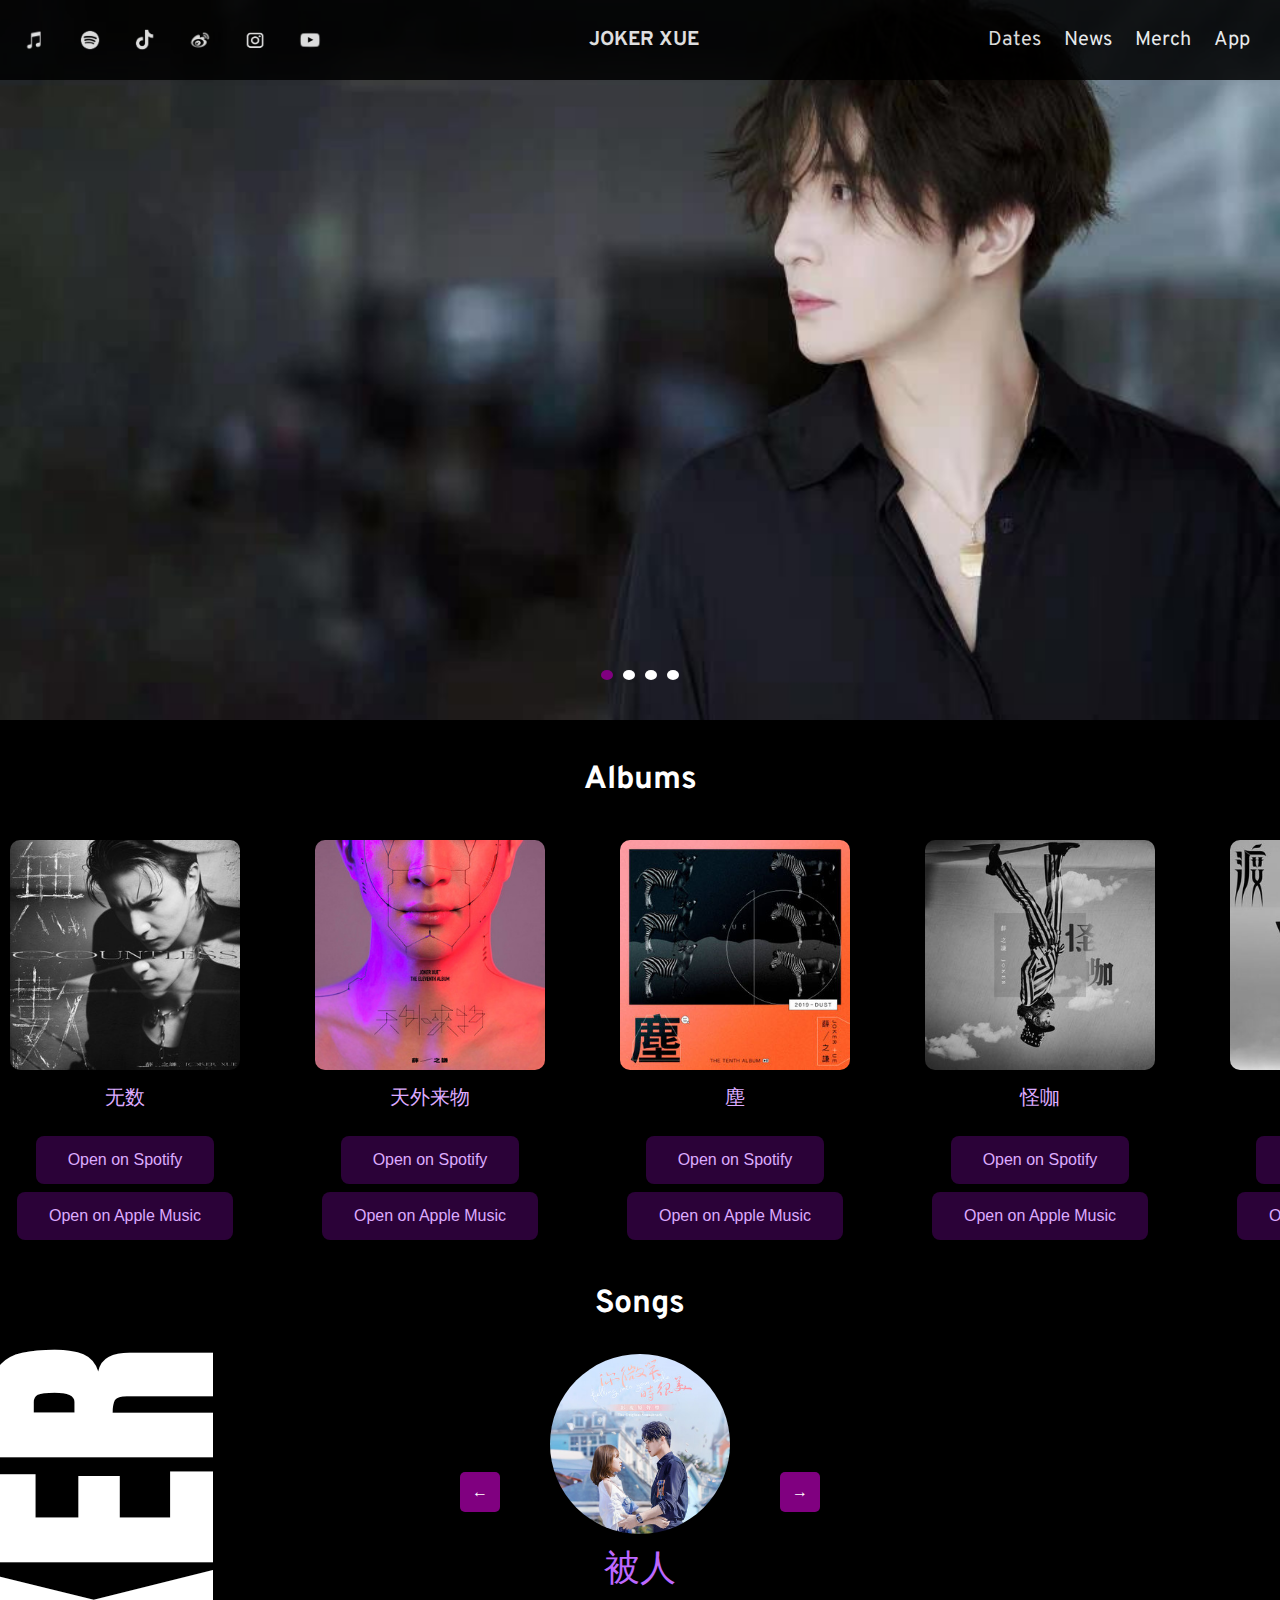
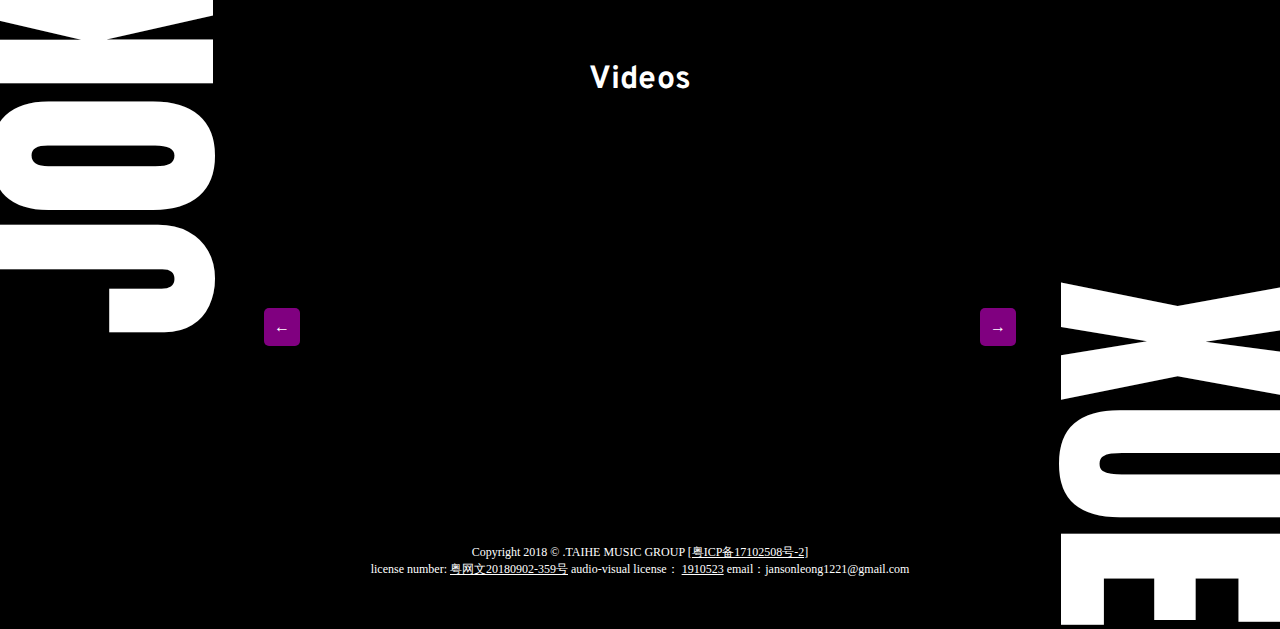
<file: index.html>
<!DOCTYPE html>
<html lang="en">
<head>
    <meta charset="UTF-8">
    <meta name="viewport" content="width=device-width, initial-scale=1.0">
    <link rel="stylesheet" href="main/style.css">
    <link rel="preconnect" href="https://fonts.googleapis.com">
    <link rel="preconnect" href="https://fonts.gstatic.com" crossorigin>
    <link href="https://fonts.googleapis.com/css2?family=Merriweather:wght@900&family=Roboto&family=Tilt+Neon&display=swap" rel="stylesheet">
    <link rel="preconnect" href="https://fonts.googleapis.com">
    <link rel="preconnect" href="https://fonts.gstatic.com" crossorigin>
    <link href="https://fonts.googleapis.com/css2?family=Anton&display=swap" rel="stylesheet">
    <link rel="preconnect" href="https://fonts.googleapis.com">
    <link rel="preconnect" href="https://fonts.gstatic.com" crossorigin>
    <link href="https://fonts.googleapis.com/css2?family=Overpass:wght@800&display=swap" rel="stylesheet">
    <link rel="stylesheet" href="https://cdnjs.cloudflare.com/ajax/libs/font-awesome/5.15.3/css/all.min.css" integrity="sha512-5qR7HAA4npJnGN8tFpBWSNRcG+8mhjRbUj1BKlE9w5Jzh5ujzAWaxlRq1fDROA/iC+30E/WUe4o7iZ7nePJNgw==" crossorigin="anonymous" />
    <script type="text/javascript" src="https://translate.google.com/translate_a/element.js?cb=googleTranslateElementInit"></script>
    <title>Joker Xue</title>
    <script src="main/script.js" defer></script>
</head>
<body>
    <mobile-nav class="mobilenav" id="mobile-nav">    
        <div class="mobile-icon" onclick="toggleMobileSidebar()">
            <img src="images/joker xue.png" alt="Mobile Icon" style="width: 24px; height: 24px;">
        </div>
    
        <div id="google_translate_element"></div>

        <div id="mobile-sidebar" style="display: none;">
            <a href="index.html">Home</a>
            <a href="dates.html">Dates</a>
            <a href="news.html">News</a>
            <a href="merch.html">Merch</a>
            <a href="#" class="app-mobile">App</a>
        </div>

        <div id="mobile-header">
            <a href="index.html" id="home-link">JOKER XUE</a>
        </div>
    </mobile-nav>
    
    <div class="background-container">
        <div class="container" id="top">
            <text>
                <div class="rotated-text">JOKER</div>
                <div class="rotated-text-2">XUE</div>
            </text>
            <header class="navbar" id="navbar">
                <nav>
                    <div class="social-media">
                        <a href="https://music.apple.com/my/artist/joker-xue/160809474" target="_blank" title="Apple Music"><img src="images/apple music.png" alt="Apple Music"></a>
                        <a href="https://open.spotify.com/artist/1cg0bYpP5e2DNG0RgK2CMN" target="_blank" title="Spotify"><img src="images/spotify.png" alt="Spotify"></a>
                        <a href="https://v.douyin.com/iRAdaQxj/ 9@7.com 11/08" target="_blank" title="DouYin"><img src="images/tiktok.png" alt="TikTok"></a>
                        <a href="https://weibo.com/u/1239246050" target="_blank" title="Weibo"><img src="images/weibo.png" alt="Weibo"></a>
                        <a href="https://instagram.com/xuezhiqian?igshid=OGQ5ZDc2ODk2ZA==" target="_blank" title="Instagram"><img src="images/insta.png" alt="Instagram"></a>
                        <a href="https://www.youtube.com/channel/UCrLF3ndpdxlHgtrjoDkK6lw" target="_blank" title="YouTube"><img src="images/yt.png" alt="YouTube"></a>
                    </div>
                </nav>
                <nav>
                    <ul>
                        <li><h3><a href="index.html">JOKER XUE</a></h3></li>
                    </ul>
                </nav>
                <nav>
                    <ul>
                        <li><a href="dates.html">Dates</a></li>
                        <li><a href="news.html">News</a></li>
                        <li><a href="merch.html">Merch</a></li>
                        <li><a href="#" onclick="openPopup()">App</a></li>
                        
                    </ul>
                </nav>
            </header>
            <div class="hero-section" id="heroSection">
                <div class="hero-image-1">
                    <img class="hero-image" src="images/xzq(1).jpeg" alt="Hero Image 1">
                </div>  
                <div class="image-buttons">
                    <button class="image-button" onclick="changeImage(0)"></button>
                    <button class="image-button" onclick="changeImage(1)"></button>
                    <button class="image-button" onclick="changeImage(2)"></button>
                    <button class="image-button" onclick="changeImage(3)"></button>
                </div>
            </div>
            <main>
                <section>
                    <h6>Albums</h6>
                    <div class="song-wrapper">
                        <div class="song-container">
                            <div class="song">
                                <div class="song-content">
                                    <img src="images/album1.jpeg" alt="Song 1">
                                    <p class="song-title">无数</p>
                                    <button class="play-button" onclick="playOnPlatform('https://open.spotify.com/album/5iKJwAiDKFl0IPM4kQ55XX')">Open on Spotify</button>
                                    <button class="play-button" onclick="playOnPlatform('https://music.apple.com/my/album/%E7%84%A1%E6%95%B8/1645518616')">Open on Apple Music</button>
                                
                                </div>
                            </div>
                        
                            <div class="song">
                                <div class="song-content">
                                    <img src="images/album2.jpeg" alt="Song 1">
                                    <p class="song-title">天外来物</p>
                                    <button class="play-button" onclick="playOnPlatform('https://open.spotify.com/album/6IfVnXZCdRH3cp2bKOJbXn')">Open on Spotify</button>
                                    <button class="play-button" onclick="playOnPlatform('https://music.apple.com/my/album/%E5%A4%A9%E5%A4%96%E4%BE%86%E7%89%A9/1546954603')">Open on Apple Music</button>
                                
                                </div>
                            </div>
                        
                            <div class="song">
                                <div class="song-content">
                                    <img src="images/album3.jpeg" alt="Song 1">
                                    <p class="song-title">塵</p>
                                    <button class="play-button" onclick="playOnPlatform('https://open.spotify.com/album/0m6CjTolvhN5IJKL4O6yAQ')">Open on Spotify</button>
                                    <button class="play-button" onclick="playOnPlatform('https://music.apple.com/my/album/%E5%A1%B5/1492989585')">Open on Apple Music</button>
                                
                                </div>
                            </div>
                        
                            <div class="song">
                                <div class="song-content">
                                    <img src="images/album4.jpeg" alt="Song 1">
                                    <p class="song-title">怪咖</p>
                                    <button class="play-button" onclick="playOnPlatform('https://open.spotify.com/album/0wt7vfE7K0C6rymlxXHCvt')">Open on Spotify</button>
                                    <button class="play-button" onclick="playOnPlatform('https://music.apple.com/my/album/%E6%80%AA%E5%92%96/1595748795')">Open on Apple Music</button>
                                
                                </div>
                            </div>
                        
                            <div class="song">
                                <div class="song-content">
                                    <img src="images/album5.jpeg" alt="Song 1">
                                    <p class="song-title">渡</p>
                                    <button class="play-button" onclick="playOnPlatform('https://open.spotify.com/album/7nD96CUbgCyzRHxbftQhpK')">Open on Spotify</button>
                                    <button class="play-button" onclick="playOnPlatform('https://music.apple.com/my/album/%E6%B8%A1/1317208440')">Open on Apple Music</button>
                                
                                </div>
                            </div>

                            <div class="song">
                                <div class="song-content">
                                    <img src="images/album6.jpeg" alt="Song 1">
                                    <p class="song-title">初学者</p>
                                    <button class="play-button" onclick="playOnPlatform('https://open.spotify.com/album/4IlbFUwa4Fd5laEAD3H6lQ')">Open on Spotify</button>
                                    <button class="play-button" onclick="playOnPlatform('https://music.apple.com/my/album/%E5%88%9D%E5%AD%B8%E8%80%85/1132054826')">Open on Apple Music</button>

                                </div>
                            </div>

                            <div class="song">
                                <div class="song-content">
                                    <img src="images/album7.jpeg" alt="Song 1">
                                    <p class="song-title">意外</p>
                                    <button class="play-button" onclick="playOnPlatform('https://open.spotify.com/album/2C7iPovSAu3Y34kNis6vvj')">Open on Spotify</button>
                                    <button class="play-button" onclick="playOnPlatform('https://music.apple.com/my/album/%E6%84%8F%E5%A4%96/921934440')">Open on Apple Music</button>

                                </div>
                            </div>

                            <div class="song">
                                <div class="song-content">
                                    <img src="images/album8.jpeg" alt="Song 1">
                                    <p class="song-title">你过得好吗</p>
                                    <button class="play-button" onclick="playOnPlatform('https://open.spotify.com/album/5l9taAMjee4maqOP68vqPN')">Open on Spotify</button>
                                    <button class="play-button" onclick="playOnPlatform('https://music.apple.com/my/album/%E4%BD%A0%E9%81%8E%E5%BE%97%E5%A5%BD%E5%97%8E/1613909886')">Open on Apple Music</button>

                                </div>
                            </div>
                        </div>
                    </div>

                </section>

                <h6>Songs</h6>
                <section class="songs-section">
                    <div class="song-players">
                        <button onclick="changeSong(-1)">←</button>
                        <div class="song-player" onclick="toggleAudio('audio1')">
                            <img src="images/BeiRen.jpeg" alt="Song Image" id="image1">
                            <p class="song-title">被人</p>
                            <audio id="audio1" preload="none">
                                <source src="songs/BeiRen.mp3" type="audio/mp3">
                                Your browser does not support the audio tag.
                            </audio>
                        </div>
                        <div class="song-player" onclick="toggleAudio('audio2')">
                            <img src="images/ChongBai.jpeg" alt="Song Image" id="image2">
                            <p class="song-title">崇拜</p>
                            <audio id="audio2" preload="none">
                                <source src="songs/ChongBai.mp3" type="audio/mp3">
                                Your browser does not support the audio tag.
                            </audio>
                        </div>
                        <div class="song-player" onclick="toggleAudio('audio3')">
                            <img src="images/QiShi.jpeg" alt="Song Image" id="image3">
                            <p class="song-title">其实</p>
                            <audio id="audio3" preload="none">
                                <source src="songs/qishi.mp3" type="audio/mp3">
                                Your browser does not support the audio tag.
                            </audio>
                        </div>
                        <div class="song-player" onclick="toggleAudio('audio4')">
                            <img src="images/YanYuan.jpeg" alt="Song Image" id="image4">
                            <p class="song-title">演员</p>
                            <audio id="audio4" preload="none">
                                <source src="songs/YanYuan.mp3" type="audio/mp3">
                                Your browser does not support the audio tag.
                            </audio>
                        </div>
                        <div class="song-player" onclick="toggleAudio('audio5')">
                            <img src="images/念（song）.jpeg" alt="Song Image" id="image5">
                            <p class="song-title">念</p>
                            <audio id="audio5" preload="none">
                                <source src="songs/Nian.mp3" type="audio/mp3">
                                Your browser does not support the audio tag.
                            </audio>
                        </div>
                        <div class="song-player" onclick="toggleAudio('audio6')">
                            <img src="images/AiMei.jpeg" alt="Song Image" id="image6">
                            <p class="song-title">暧昧</p>
                            <audio id="audio6" preload="none">
                                <source src="songs/AiMei.mp3" type="audio/mp3">
                                Your browser does not support the audio tag.
                            </audio>
                        </div>
                        <button onclick="changeSong(1)">→</button>
                    </div>
                </section>

                <section>
                    <h6>Videos</h6>
                    <div class="video-container">
                        <button class="nav-button" onclick="changeVideo(-1)">←</button>
                        <div class="video">
                            <div class="video-content">
                                <iframe id="videoFrame" width="1424" height="610" src="https://www.youtube.com/embed/iQhKe0q7nqs" title="Video 1" frameborder="0" allow="accelerometer; autoplay; clipboard-write; encrypted-media; gyroscope; picture-in-picture; web-share" allowfullscreen></iframe>
                            </div>
                        </div>
                        <button class="nav-button" onclick="changeVideo(1)">→</button>
                    </div>
                </section>
            </main>
            <footer>
                Copyright 2018 © .TAIHE MUSIC GROUP
                <a href="https://www.beianc.com/licence/10001263630.html">[粤ICP备17102508号-2]</a><br>
                license number:
                <a href="http://www.taihe.com/doc/culture_license">粤网文20180902-359号</a>
                audio-visual license：
                <a href="http://www.taihe.com/license.html">1910523</a>
                email：jansonleong1221@gmail.com
            </footer>
        </div>
    </div>


    <div id="appPopup" class="popup-container">
        <div class="popup-content">

            <span class="close-button" onclick="closePopup()">&times;</span>
            <h2>Joker Xue App</h2>
            <p>Scan the QR codes below with your mobile phone to download:</p>
            <div class="store-container">
                <div class="store">
                    <p>App Store</p>
                    <img src="images/QR Apple.png" alt="App Store QR Code">
                </div>
                
                <div class="store">
                    <p>Android</p>
                    <img src="images/QR Playstore.png" alt="Play Store QR Code">
                </div>
            </div>
        </div>
    </div>
    
    
</body>
</html>
</file>
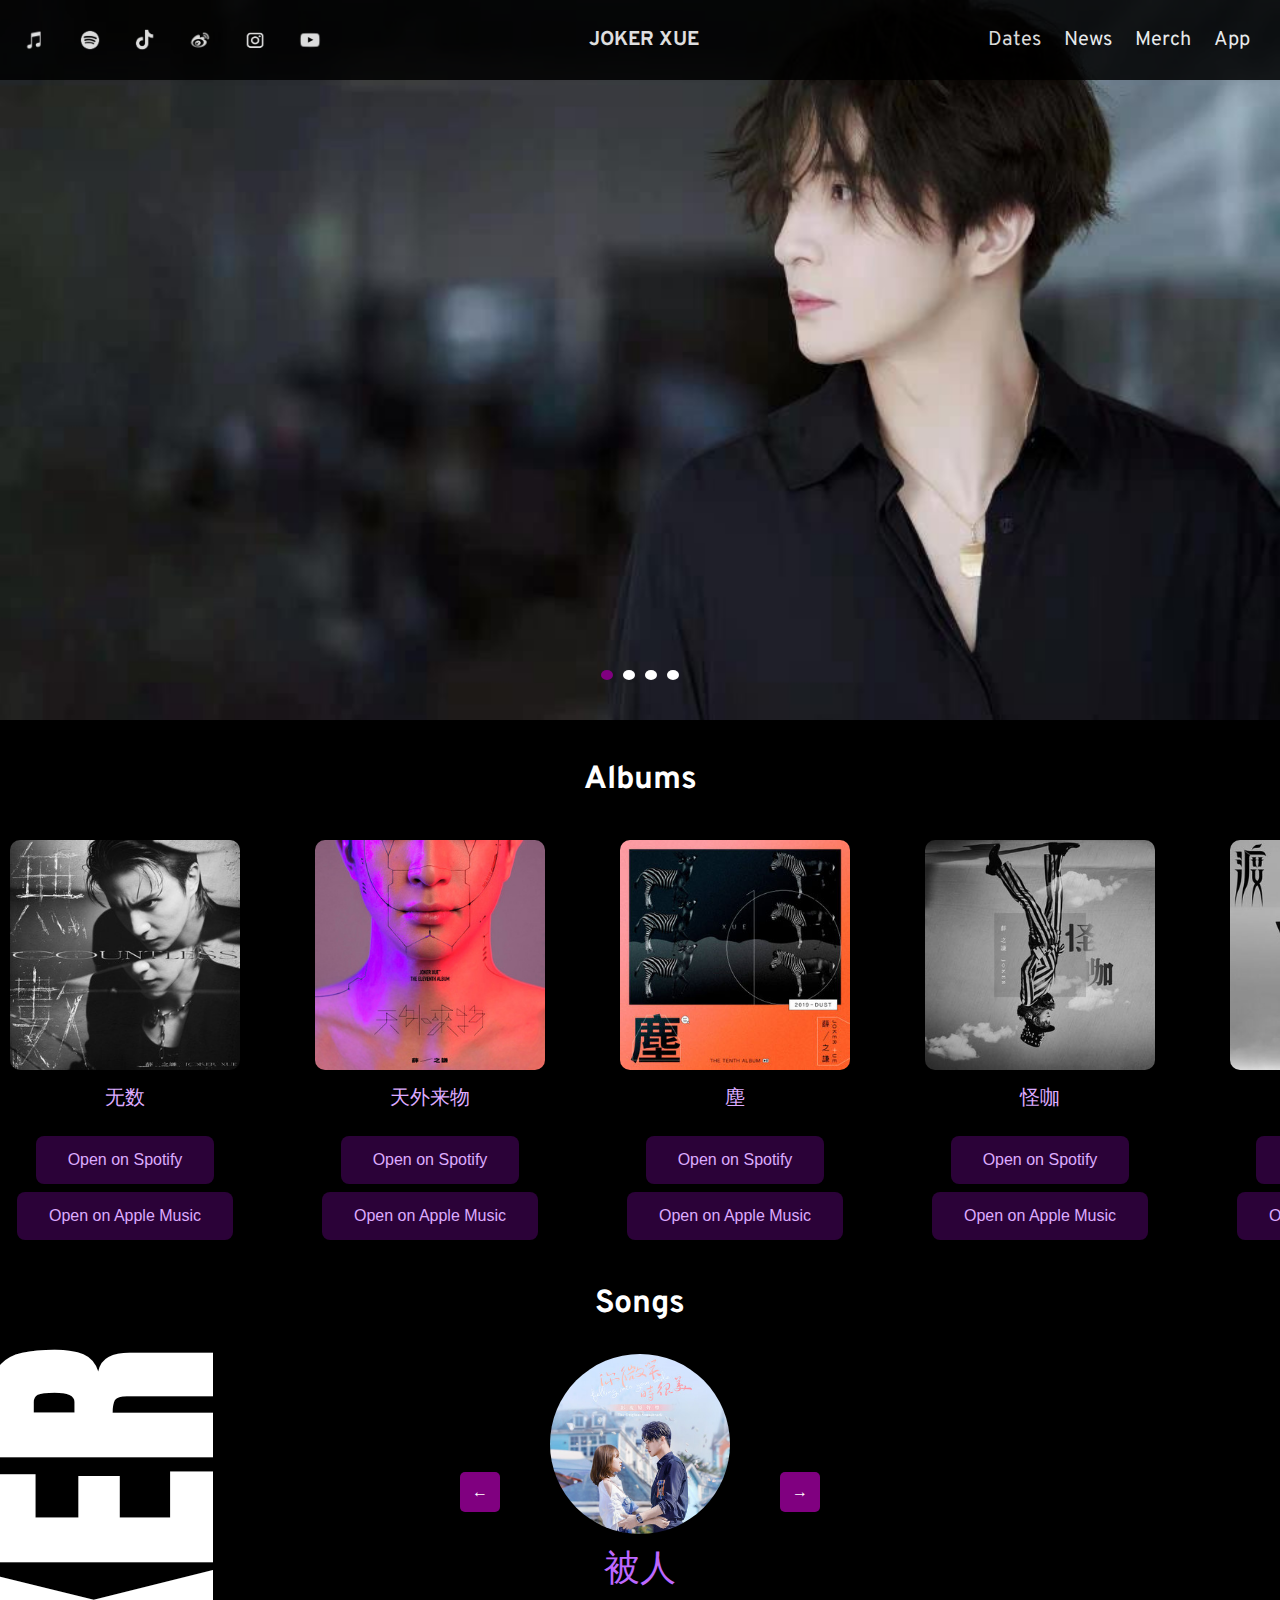
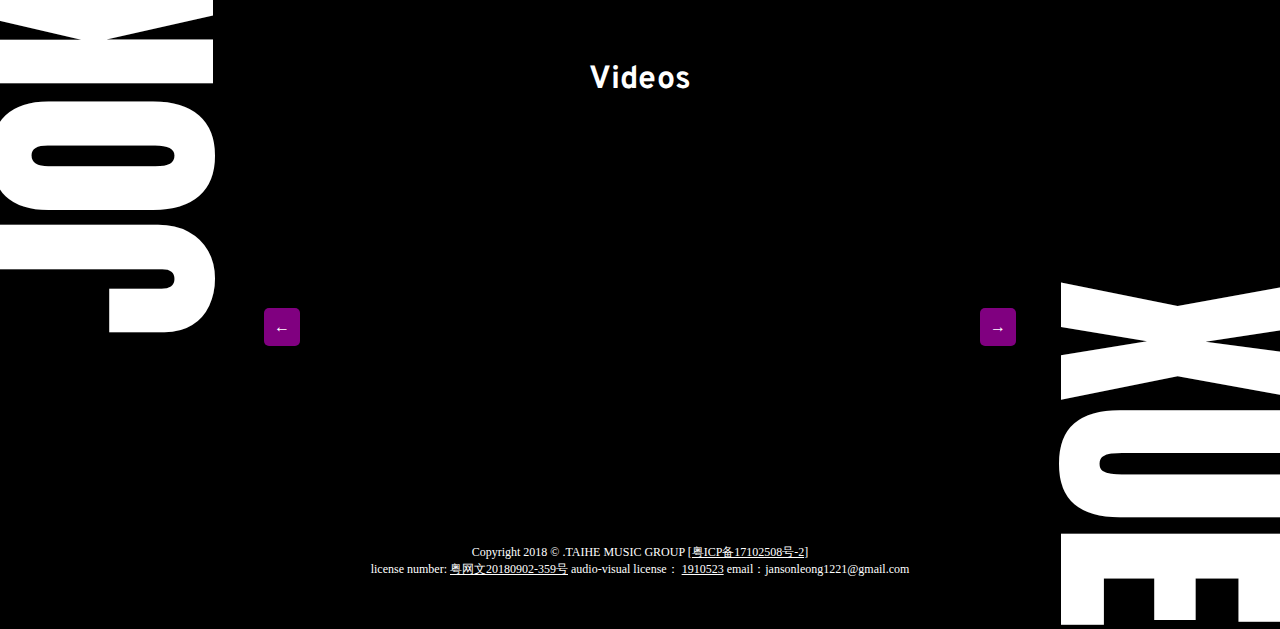
<file: main/index.html>
<!DOCTYPE html>
<html lang="en">
<head>
    <meta charset="UTF-8">
    <meta name="viewport" content="width=device-width, initial-scale=1.0">
    <link rel="stylesheet" href="style.css">
    <link rel="preconnect" href="https://fonts.googleapis.com">
    <link rel="preconnect" href="https://fonts.gstatic.com" crossorigin>
    <link href="https://fonts.googleapis.com/css2?family=Merriweather:wght@900&family=Roboto&family=Tilt+Neon&display=swap" rel="stylesheet">
    <link rel="preconnect" href="https://fonts.googleapis.com">
    <link rel="preconnect" href="https://fonts.gstatic.com" crossorigin>
    <link href="https://fonts.googleapis.com/css2?family=Anton&display=swap" rel="stylesheet">
    <link rel="preconnect" href="https://fonts.googleapis.com">
    <link rel="preconnect" href="https://fonts.gstatic.com" crossorigin>
    <link href="https://fonts.googleapis.com/css2?family=Overpass:wght@800&display=swap" rel="stylesheet">
    <link rel="stylesheet" href="https://cdnjs.cloudflare.com/ajax/libs/font-awesome/5.15.3/css/all.min.css" integrity="sha512-5qR7HAA4npJnGN8tFpBWSNRcG+8mhjRbUj1BKlE9w5Jzh5ujzAWaxlRq1fDROA/iC+30E/WUe4o7iZ7nePJNgw==" crossorigin="anonymous" />
    <script type="text/javascript" src="https://translate.google.com/translate_a/element.js?cb=googleTranslateElementInit"></script>
    <title>Joker Xue</title>
    <script src="script.js" defer></script>
</head>
<body>
    <mobile-nav class="mobilenav" id="mobile-nav">    
        <div class="mobile-icon" onclick="toggleMobileSidebar()">
            <img src="images/joker xue.png" alt="Mobile Icon" style="width: 24px; height: 24px;">
        </div>
    
        <div id="google_translate_element"></div>

        <div id="mobile-sidebar" style="display: none;">
            <a href="index.html">Home</a>
            <a href="dates.html">Dates</a>
            <a href="news.html">News</a>
            <a href="merch.html">Merch</a>
            <a href="#" class="app-mobile">App</a>
        </div>

        <div id="mobile-header">
            <a href="index.html" id="home-link">JOKER XUE</a>
        </div>
    </mobile-nav>
    
    <div class="background-container">
        <div class="container" id="top">
            <text>
                <div class="rotated-text">JOKER</div>
                <div class="rotated-text-2">XUE</div>
            </text>
            <header class="navbar" id="navbar">
                <nav>
                    <div class="social-media">
                        <a href="https://music.apple.com/my/artist/joker-xue/160809474" target="_blank" title="Apple Music"><img src="images/apple music.png" alt="Apple Music"></a>
                        <a href="https://open.spotify.com/artist/1cg0bYpP5e2DNG0RgK2CMN" target="_blank" title="Spotify"><img src="images/spotify.png" alt="Spotify"></a>
                        <a href="https://v.douyin.com/iRAdaQxj/ 9@7.com 11/08" target="_blank" title="DouYin"><img src="images/tiktok.png" alt="TikTok"></a>
                        <a href="https://weibo.com/u/1239246050" target="_blank" title="Weibo"><img src="images/weibo.png" alt="Weibo"></a>
                        <a href="https://instagram.com/xuezhiqian?igshid=OGQ5ZDc2ODk2ZA==" target="_blank" title="Instagram"><img src="images/insta.png" alt="Instagram"></a>
                        <a href="https://www.youtube.com/channel/UCrLF3ndpdxlHgtrjoDkK6lw" target="_blank" title="YouTube"><img src="images/yt.png" alt="YouTube"></a>
                    </div>
                </nav>
                <nav>
                    <ul>
                        <li><h3><a href="index.html">JOKER XUE</a></h3></li>
                    </ul>
                </nav>
                <nav>
                    <ul>
                        <li><a href="dates.html">Dates</a></li>
                        <li><a href="news.html">News</a></li>
                        <li><a href="merch.html">Merch</a></li>
                        <li><a href="#" onclick="openPopup()">App</a></li>
                        
                    </ul>
                </nav>
            </header>
            <div class="hero-section" id="heroSection">
                <div class="hero-image-1">
                    <img class="hero-image" src="images/xzq(1).jpeg" alt="Hero Image 1">
                </div>  
                <div class="image-buttons">
                    <button class="image-button" onclick="changeImage(0)"></button>
                    <button class="image-button" onclick="changeImage(1)"></button>
                    <button class="image-button" onclick="changeImage(2)"></button>
                    <button class="image-button" onclick="changeImage(3)"></button>
                </div>
            </div>
            <main>
                <section>
                    <h6>Albums</h6>
                    <div class="song-wrapper">
                        <div class="song-container">
                            <div class="song">
                                <div class="song-content">
                                    <img src="images/album1.jpeg" alt="Song 1">
                                    <p class="song-title">无数</p>
                                    <button class="play-button" onclick="playOnPlatform('https://open.spotify.com/album/5iKJwAiDKFl0IPM4kQ55XX')">Open on Spotify</button>
                                    <button class="play-button" onclick="playOnPlatform('https://music.apple.com/my/album/%E7%84%A1%E6%95%B8/1645518616')">Open on Apple Music</button>
                                
                                </div>
                            </div>
                        
                            <div class="song">
                                <div class="song-content">
                                    <img src="images/album2.jpeg" alt="Song 1">
                                    <p class="song-title">天外来物</p>
                                    <button class="play-button" onclick="playOnPlatform('https://open.spotify.com/album/6IfVnXZCdRH3cp2bKOJbXn')">Open on Spotify</button>
                                    <button class="play-button" onclick="playOnPlatform('https://music.apple.com/my/album/%E5%A4%A9%E5%A4%96%E4%BE%86%E7%89%A9/1546954603')">Open on Apple Music</button>
                                
                                </div>
                            </div>
                        
                            <div class="song">
                                <div class="song-content">
                                    <img src="images/album3.jpeg" alt="Song 1">
                                    <p class="song-title">塵</p>
                                    <button class="play-button" onclick="playOnPlatform('https://open.spotify.com/album/0m6CjTolvhN5IJKL4O6yAQ')">Open on Spotify</button>
                                    <button class="play-button" onclick="playOnPlatform('https://music.apple.com/my/album/%E5%A1%B5/1492989585')">Open on Apple Music</button>
                                
                                </div>
                            </div>
                        
                            <div class="song">
                                <div class="song-content">
                                    <img src="images/album4.jpeg" alt="Song 1">
                                    <p class="song-title">怪咖</p>
                                    <button class="play-button" onclick="playOnPlatform('https://open.spotify.com/album/0wt7vfE7K0C6rymlxXHCvt')">Open on Spotify</button>
                                    <button class="play-button" onclick="playOnPlatform('https://music.apple.com/my/album/%E6%80%AA%E5%92%96/1595748795')">Open on Apple Music</button>
                                
                                </div>
                            </div>
                        
                            <div class="song">
                                <div class="song-content">
                                    <img src="images/album5.jpeg" alt="Song 1">
                                    <p class="song-title">渡</p>
                                    <button class="play-button" onclick="playOnPlatform('https://open.spotify.com/album/7nD96CUbgCyzRHxbftQhpK')">Open on Spotify</button>
                                    <button class="play-button" onclick="playOnPlatform('https://music.apple.com/my/album/%E6%B8%A1/1317208440')">Open on Apple Music</button>
                                
                                </div>
                            </div>

                            <div class="song">
                                <div class="song-content">
                                    <img src="images/album6.jpeg" alt="Song 1">
                                    <p class="song-title">初学者</p>
                                    <button class="play-button" onclick="playOnPlatform('https://open.spotify.com/album/4IlbFUwa4Fd5laEAD3H6lQ')">Open on Spotify</button>
                                    <button class="play-button" onclick="playOnPlatform('https://music.apple.com/my/album/%E5%88%9D%E5%AD%B8%E8%80%85/1132054826')">Open on Apple Music</button>

                                </div>
                            </div>

                            <div class="song">
                                <div class="song-content">
                                    <img src="images/album7.jpeg" alt="Song 1">
                                    <p class="song-title">意外</p>
                                    <button class="play-button" onclick="playOnPlatform('https://open.spotify.com/album/2C7iPovSAu3Y34kNis6vvj')">Open on Spotify</button>
                                    <button class="play-button" onclick="playOnPlatform('https://music.apple.com/my/album/%E6%84%8F%E5%A4%96/921934440')">Open on Apple Music</button>

                                </div>
                            </div>

                            <div class="song">
                                <div class="song-content">
                                    <img src="images/album8.jpeg" alt="Song 1">
                                    <p class="song-title">你过得好吗</p>
                                    <button class="play-button" onclick="playOnPlatform('https://open.spotify.com/album/5l9taAMjee4maqOP68vqPN')">Open on Spotify</button>
                                    <button class="play-button" onclick="playOnPlatform('https://music.apple.com/my/album/%E4%BD%A0%E9%81%8E%E5%BE%97%E5%A5%BD%E5%97%8E/1613909886')">Open on Apple Music</button>

                                </div>
                            </div>
                        </div>
                    </div>

                </section>

                <h6>Songs</h6>
                <section class="songs-section">
                    <div class="song-players">
                        <button onclick="changeSong(-1)">←</button>
                        <div class="song-player" onclick="toggleAudio('audio1')">
                            <img src="images/BeiRen.jpeg" alt="Song Image" id="image1">
                            <p class="song-title">被人</p>
                            <audio id="audio1" preload="none">
                                <source src="songs/BeiRen.mp3" type="audio/mp3">
                                Your browser does not support the audio tag.
                            </audio>
                        </div>
                        <div class="song-player" onclick="toggleAudio('audio2')">
                            <img src="images/ChongBai.jpeg" alt="Song Image" id="image2">
                            <p class="song-title">崇拜</p>
                            <audio id="audio2" preload="none">
                                <source src="songs/ChongBai.mp3" type="audio/mp3">
                                Your browser does not support the audio tag.
                            </audio>
                        </div>
                        <div class="song-player" onclick="toggleAudio('audio3')">
                            <img src="images/QiShi.jpeg" alt="Song Image" id="image3">
                            <p class="song-title">其实</p>
                            <audio id="audio3" preload="none">
                                <source src="songs/qishi.mp3" type="audio/mp3">
                                Your browser does not support the audio tag.
                            </audio>
                        </div>
                        <div class="song-player" onclick="toggleAudio('audio4')">
                            <img src="images/YanYuan.jpeg" alt="Song Image" id="image4">
                            <p class="song-title">演员</p>
                            <audio id="audio4" preload="none">
                                <source src="songs/YanYuan.mp3" type="audio/mp3">
                                Your browser does not support the audio tag.
                            </audio>
                        </div>
                        <div class="song-player" onclick="toggleAudio('audio5')">
                            <img src="images/念（song）.jpeg" alt="Song Image" id="image5">
                            <p class="song-title">念</p>
                            <audio id="audio5" preload="none">
                                <source src="songs/Nian.mp3" type="audio/mp3">
                                Your browser does not support the audio tag.
                            </audio>
                        </div>
                        <div class="song-player" onclick="toggleAudio('audio6')">
                            <img src="images/AiMei.jpeg" alt="Song Image" id="image6">
                            <p class="song-title">暧昧</p>
                            <audio id="audio6" preload="none">
                                <source src="songs/AiMei.mp3" type="audio/mp3">
                                Your browser does not support the audio tag.
                            </audio>
                        </div>
                        <button onclick="changeSong(1)">→</button>
                    </div>
                </section>

                <section>
                    <h6>Videos</h6>
                    <div class="video-container">
                        <button class="nav-button" onclick="changeVideo(-1)">←</button>
                        <div class="video">
                            <div class="video-content">
                                <iframe id="videoFrame" width="1424" height="610" src="https://www.youtube.com/embed/iQhKe0q7nqs" title="Video 1" frameborder="0" allow="accelerometer; autoplay; clipboard-write; encrypted-media; gyroscope; picture-in-picture; web-share" allowfullscreen></iframe>
                            </div>
                        </div>
                        <button class="nav-button" onclick="changeVideo(1)">→</button>
                    </div>
                </section>
            </main>
            <footer>
                Copyright 2018 © .TAIHE MUSIC GROUP
                <a href="https://www.beianc.com/licence/10001263630.html">[粤ICP备17102508号-2]</a><br>
                license number:
                <a href="http://www.taihe.com/doc/culture_license">粤网文20180902-359号</a>
                audio-visual license：
                <a href="http://www.taihe.com/license.html">1910523</a>
                email：jansonleong1221@gmail.com
            </footer>
        </div>
    </div>


    <div id="appPopup" class="popup-container">
        <div class="popup-content">

            <span class="close-button" onclick="closePopup()">&times;</span>
            <h2>Joker Xue App</h2>
            <p>Scan the QR codes below with your mobile phone to download:</p>
            <div class="store-container">
                <div class="store">
                    <p>App Store</p>
                    <img src="images/QR Apple.png" alt="App Store QR Code">
                </div>
                
                <div class="store">
                    <p>Android</p>
                    <img src="images/QR Playstore.png" alt="Play Store QR Code">
                </div>
            </div>
        </div>
    </div>
    
    
</body>
</html>
</file>
<file: main/style.css>
html{
    scroll-behavior: smooth;
}

body {
    margin: 0;
    padding: 0;
    overflow-x: hidden;
    background-color: black;
}



h6 {
    font-family: 'Overpass', sans-serif;
    font-size: 200%;
    text-align: center;
    color: white;
    margin: 30px;
}

.background-container {
    position: relative; 
    width: 100vw;
    margin: 0;
    top: 0;
    right: 0;
    bottom: 0;
    left: 0;
}

.rotated-text {
    display: flex;
    position: absolute;
    background-size: cover;
    bottom: 7%;
    left: -15%;
    z-index: -1;
    transform: translateY(-50%) rotate(-90deg);
    color: rgb(255, 255, 255); 
    font-size: 20vw; 
    font-family: 'Anton', sans-serif; 
    white-space: nowrap;
}

.rotated-text-2 {
    display: flex;
    position: absolute;
    z-index: -2;
    bottom: -12%;
    right: -5%;
    transform: translateY(-50%) rotate(-270deg);
    color: rgb(255, 255, 255); 
    font-size: 20vw;
    font-family: 'Anton', sans-serif; 
    white-space: nowrap;

}

.container {
    width: 100vw;
    margin: 0 auto;
}

header, .navbar {
    background-color: #333;
    color: #fff;
    margin: 0 auto;
    text-align: center;
    z-index: 1000;
}

h3, nav a{
    font-family: 'Overpass', sans-serif;
    color: white;
}

h2, nav a {
    font-family: 'Overpass', sans-serif;
    color: white;
    margin-left: 15px;
}

.navbar {
    top: 0;
    opacity: 85%;
    position: fixed;
    height: 80px;
    width: 100%;
    z-index: 8888;
    display: flex;
    justify-content: space-between;
    align-items: center;
    background-color: #000000;
}

nav ul {
    list-style-type: none;
    margin: 0;
    padding: 0;
    display: flex;
    justify-content: flex-end;
}

nav ul li {
    display: inline;
    margin-right: 8px;
}

nav a {
    font-family: 'Overpass', sans-serif;
    font-size: 20px;
    text-decoration: none;
    color: #fff;
    transition: background-color 0.3s ease, color 0.3s ease;

}

nav a:hover {
    transform: scale(1.1);
    color: purple;
    transition: transform 0.3 ease, color 0.3 ease;
}

nav ul li:last-child {
    margin-right: 30px; 
}

.hero-section {
    width: auto;
    position: relative;
    height: 50%;
    background-size: cover;
    background-position: center;
    overflow: hidden;
}

.hero-image-1{
    display: flex;
    transition: transform 0.5s ease;
    transition: transform 0.5s ease-in-out;
}


.hero-image {
    width: 100%;
    height: auto;
    display: flex;
    object-fit: cover;
    align-items: flex-end;


}


.image-buttons {
    bottom: 40px;
    position: absolute;
    left: 50%;
    transform: translateX(-50%);
    display: flex;
}

.image-button {
    width: 10px;
    height: 10px;
    background-color: white;
    border: none;
    border-radius: 50%;
    margin: 0 5px;
    cursor: pointer;
    transition: background-color 0.3s ease;

}

.image-button:hover {
    background-color: rgb(248, 119, 248);
}

.image-button.active {
    background-color: purple;
}

main {
    padding-top: 10px;
    padding-bottom: 20px;

}

h1 {
    top: -11%;
    position: absolute;
    font-family: 'Overpass', sans-serif;
    font-size: 200%;
    text-align: center;
    color: white;
    margin: 30px;
    left: 36%;
}

.song-wrapper {
    display: flex;
    overflow-x: auto; 
}

.song-container {
    display: flex;
    z-index: 1;
}

.song {
    display: flex;
    width: 250px;
    text-align: center;
    margin-right: 35px;
}

.song + .song {
    margin-left: 20px;
}

.song-content {
    border-radius: 10px;
    padding: 10px;
    box-shadow: 0 4px 8px rgba(0, 0, 0, 0.1);

}

.song img {
    width: 100%;
    height: auto;
    border-radius: 10px;
}

.song-title {
    margin-top: 10px;
    font-size: 20px;
    font-family: "Overpass";
    color: #ddabff;
}

.play-button {
    background-color: #2b0238; 
    border: none;
    color: #ddabff;
    padding: 15px 32px;
    text-align: center;
    text-decoration: none;
    display: inline-block;
    font-size: 16px;
    margin: 4px 2px;
    cursor: pointer;
    border-radius: 8px;
    transition: background-color 0.3s ease;
}

.play-button:hover {
    background-color: rgb(248, 119, 248);
}

.video-container {
    display: flex;
    justify-content: center;
    align-items: center;
    overflow-x: auto; 
    padding: 20px 0; 
}

.video {
    display: flex;
    text-align: center;
    width: 50%;
    margin-right: 20px;
}   

.video iframe{
    max-width: 100%;
    height: 350px;
    margin: 0 auto;
}

.nav-button {
    background-color: purple;
    color: white;
    border: none;
    padding: 10px;
    font-size: 16px;
    cursor: pointer;
    border-radius: 5px;
    margin: 0 10px;
}

.nav-button:hover {
    background-color: rgb(248, 119, 248);
}

footer {
    color: #fff;
    margin: 0;
    padding: 0;
    border: 0;
    font-size: 12px;
    vertical-align: baseline;
    text-align: center;
}

footer.merch{
    position: relative;
    bottom: -60px;
}

footer a{
    font-size: 12px;
    color: #fff;
}
.social-media {
    display: flex;
}

.social-media a {
    position: relative;
    display: flex;
    align-items: center;
    justify-content: center;
    width: 40px;
    height: 40px;
    border-radius: 50%;
    background-color: black;
    overflow: hidden;
}

.social-media a:hover{
    transform: scale(1.2);
    transition: transform 0.3 ease;
}

.social-media img {
    width: 30px; 
    height: 30px;
    border-radius: 50%;
    transition: transform 0.3 ease;
}
.songs-section {
    display: flex;
    justify-content: center;
}

.song-players {
    display: flex;
    align-items: center;
}

.song-player {
    display: none;
    flex-direction: column;
    align-items: center;
    text-align: center;
    margin: 0 30px;
    width: 200px;
}

.song-player img {
    width: 180px;
    height: 180px;
    border-radius: 50%;
    position: relative;
    z-index: 1; 
}

.song-player img.fade-out {
    animation: fadeOutAnimation forwards 48s; 
}

@keyframes fadeOutAnimation {
    0% {
        opacity: 1;
        clip-path: inset(0 0 0 0);
    }
    100% {
        opacity: 0.3;
        clip-path: inset(100% 0 0 0);
    }
}


.song-player img:hover {
    cursor: pointer;
}

.song-player p {
    font-family: "Overpass";
    color: rgb(189, 104, 255);
    font-size: 36px;
}

.song-players button {
    background-color: purple;
    color: white;
    border: none;
    padding: 10px;
    font-size: 16px;
    cursor: pointer;
    border-radius: 5px;
    margin: 0 10px;
    width: 40px;
    height: 40px;
}

.song-players button:hover {
    cursor: pointer;
}

.hero-image-dates{
    width: 100%;
    height: auto;
    display: flex;
    object-fit: cover;
    align-items: flex-end;
}
.hero-video {
    position: absolute;
    top: 50%;
    left: 50%;
    transform: translate(-50%, -50%);
}

.hero-video iframe {
    padding-top: 20px;
    width: 900px;
    height: 500px;
}

.event-details{
    display: flex;
    width: 100%;
    border-collapse: collapse;
}

#events-table {
    width: 60%; 
    margin: 0 auto; 
    border-collapse: collapse;
    margin-top: 20px;
}

#events-table td {
    font-size: 17px;

}

#events-table th, #events-table td {
    font-family: 'Overpass', sans-serif;
    padding-bottom: 30px;
    text-align: left;
    color: #fff;
    width: 30%;
}

th {
    font-size: 40px;
}

.news-container {
    padding-top:  70px;
    display: flex;
    flex-direction: column;
    align-items: center;
}

.news-item {
    height: 260px;
    background: #333;
    margin-bottom: 80px;
    position: relative;
    padding-left: 320px;
    transition: transform 0.3s ease;
    display: block;
    width: 60%;

}

.news-item:hover {
    transform: scale(1.02);
}

.news-item img {
    width: 260px;
    position: absolute;
    left: 50px;
    top: -40px;
    width: 220px;
    height: 200px;
}

.news-item img:hover{
    transform: scale(1.1);
}

.news-content {
    padding: 15px;
    flex: 1;
    display: flex;
    flex-direction: column;
    justify-content: space-between;
}

.summary h2{
    font-size: 30px;
    color: white;
}

p.summary {
    font-size: 15px;
    color: white;
}

.more a{
    position: absolute;
    font-size: 18px;
    font-weight: 800;
    color: #fff;
    line-height: 22px;
    background: linear-gradient(225deg,#7b77e2,#9b6ed9);
    -webkit-background-clip: text;
    background-clip: text;
    -webkit-text-fill-color: transparent;
    bottom: 40px;
    right: 60px;

}

.more a:hover{
    transform: scale(1.1);
    transition: transform 0.3 ease;
}

.buy-now-button{
    display: none;
}

#addToCartDesktop button{
    display: block;
    margin-top: 10px;
    padding: 10px;
    background-color: #007bff;
    color: #fff; 
    text-align: center;
    text-decoration: none;
    border-radius: 5px;
    transition: background-color 0.3s ease;
    border: none;
    width: 260px;
    height: 38.5px;
    cursor: pointer;
}

.merch-section {
    position: relative;
    top: 50px
}

.merch-items {
    display: flex;
    flex-wrap: wrap;
    gap: 20px;
    justify-content: space-around;
}

.merch-item {
    width: 300px; 
    background-color: #f5f5f5;
    padding: 20px;
    box-sizing: border-box;
    border-radius: 10px; 
    overflow: hidden; 
    transition: transform 0.3s ease;
}


.merch-item:hover {
    transform: scale(1.05);
}


.item-image-container img {
    width: 100%;
    border-radius: 8px; 
}

.item-image-container img:hover {
    transform: scale(1.2);
}


.item-details {
    margin-top: 15px;
}

.price {
    font-weight: bold;
    font-size: 18px;
    color: #333;
}


.buy-now-button:hover {
    background-color: #0056b3; 
}

h4{
    font-family: 'Overpass', sans-serif;
    color: #008080;
    text-align: center;
    font-size: 30px;
}
.item-details h3{
    font-family: 'Overpass', sans-serif;
    color: black;

}
.merch-section h2{
    font-family: 'Overpass', sans-serif;
    color: red;
    text-align: center;
    font-size: 30px;
    padding-right: 15px;
}

.login-container {
    display: none;
    position: relative;
    width: 22.2rem;
}

.form-container {
    background-color: #1a1a2e;
    border-radius: 10px;
    z-index: 99;
    padding: 2rem;
    -webkit-border-radius: 10px;
    -moz-border-radius: 10px;
    -ms-border-radius: 10px;
    -o-border-radius: 10px;
    position: fixed;
    top: 50%;
    left: 50%;
    transform: translate(-50%, -50%);
    width: 300px;
}

.login-container form input {
    display: block;
    padding: 14.5px;
    width: 92%;
    margin: 0.5rem 0; 
    color: rgb(255, 176, 176); 
    outline: none;
    background-color: rgba(188, 168, 255, 0.121);
    border: none;
    border-radius: 5px;
    font-weight: 500;
    letter-spacing: 0.8px;
    font-size: 15px;
    backdrop-filter: blur(15px);
    -webkit-border-radius: 5px;
    -moz-border-radius: 5px;
    -ms-border-radius: 5px;
    -o-border-radius: 5px;
}

.login-container form input:focus {
    box-shadow: 0 0 16px 1px rgba(0, 0, 0, 0.2);
    animation: wobble 0.3s ease-in;
    -webkit-animation: wobble 0.3s ease-in;
}

.login-container form button {
    background-color: rgb(179, 129, 255);
    color: rgb(255, 194, 194);
    display: block;
    padding: 13px;
    border-radius: 5px;
    outline: none;
    font-size: 18px;
    letter-spacing: 1.5px;
    font-weight: bold;
    width: 100%;
    cursor: pointer;
    margin-top: 0.5rem; 
    transition: all 0.1s ease-in-out;
    border: none;
    -webkit-border-radius: 5px;
    -moz-border-radius: 5px;
    -ms-border-radius: 5px;
    -o-border-radius: 5px;
    -webkit-transition: all 0.1s ease-in-out;
    -moz-transition: all 0.1s ease-in-out;
    -ms-transition: all 0.1s ease-in-out;
    -o-transition: all 0.1s ease-in-out;
}

.login-container form button:hover {
    box-shadow: 0 0 10px 1px rgba(0, 0, 0, 0.15);
    transform: scale(1.02);
    -webkit-transform: scale(1.02);
    -moz-transform: scale(1.02);
    -ms-transform: scale(1.02);
    -o-transform: scale(1.02);
}

.register {
    margin: 1rem 0;
    display: flex;
    justify-content: space-between;
    color: rgb(255, 255, 255);
}

.opacity {
    opacity: 0.6;
}

@keyframes wobble {
    0% {
        transform: scale(1.025);
        -webkit-transform: scale(1.025);
        -moz-transform: scale(1.025);
        -ms-transform: scale(1.025);
        -o-transform: scale(1.025);
    }
    25% {
        transform: scale(1);
        -webkit-transform: scale(1);
        -moz-transform: scale(1);
        -ms-transform: scale(1);
        -o-transform: scale(1);
    }
    75% {
        transform: scale(1.025);
        -webkit-transform: scale(1.025);
        -moz-transform: scale(1.025);
        -ms-transform: scale(1.025);
        -o-transform: scale(1.025);
    }
    100% {
        transform: scale(1);
        -webkit-transform: scale(1);
        -moz-transform: scale(1);
        -ms-transform: scale(1);
        -o-transform: scale(1);
    }
}

h5{
    margin: 0;
    text-align: center;
    font-family: "Overpass";
    font-size: 200%;
    color: white;
}

.register a{
    display: inline;
    font-family: 'Overpass';
    font-size: 20px;
    text-align: center;
    text-decoration: none;
    color: white;
}

.form-container .close {
    position: absolute;
    top: 10px;
    right: 10px;
    font-size: 20px;
    cursor: pointer;
    color: rgb(255, 160, 160);
}

.close:hover{
    color: rgb(255, 255, 255);
    transform: scale(1.3);
    text-decoration: none;
    cursor: pointer;
    right: 3%;
}

button#toggleSignInButton{
    background-color: black;
    color: white;
    border: none;
    font-size: 24px;
    cursor: pointer;
    border-radius: 5px;
    width: 100px;
    height: 40px;
    position: absolute;
    top: 20%;
    right: 1%;
    font-family: "Overpass";

}


img#userButton {
    top: -40%;
    right: -3%;
    position: absolute;
    height: 130px;
    width: 150px;
}

img#userButton:hover{
    cursor: pointer;
}


.cart-sidebar {
    z-index: 10000;
    height: 100%;
    width: 0;
    position: fixed;
    top: 0;
    right: 0;
    background-color: white;
    overflow-x: hidden;
    transition: 0.5s;
    padding-top: 60px;
    box-shadow: 0 0 10px rgba(0, 0, 0, 0.1);
}

.cart-sidebar h2 {
    font-family: "Overpass";
    font-size: 36px;
    text-align: center;
    color: #5eff00;
    position: relative;
    top: -70px;
    right: 60px;

}

.cart-sidebar a {
    padding: 8px;
    text-decoration: none;
    font-size: 25px;
    color: black;
    display: block;
    transition: 0.3s;
}

.cart-sidebar a:hover {
    color: #f1f1f1;
}


.overlay {
    cursor: pointer;
    height: 100%;
    width: 0;
    position: fixed;
    top: 0;
    left: 0;
    background-color: rgba(0, 0, 0, 0.5);
    overflow-x: hidden;
    transition: 0.5s;
    z-index: 1;
}



.popup-container {
    display: none;
    position: fixed;
    top: 0;
    left: 0;
    width: 100%;
    height: 100%;
    background-color: rgba(0, 0, 0, 0.5);
    align-items: center;
    justify-content: center;
    padding-top: 30px;
    z-index: 100;
}

.popup-content {
    background-color: #333;
    padding: 20px;
    box-shadow: 0 0 10px rgba(0, 0, 0, 0.3); 
    border-radius: 10px;
    text-align: center;
    max-width: 400px;
    width: 100%;
}


.store-container {
    display: flex;
    justify-content: space-around;
    margin-top: 20px;
}

.store {
    text-align: center;
}

.store img {
    margin-top: 10px;
    width: 215px;
    height: 195px;
    max-width: 100%;
}

.store:first-child{
    padding-right: 20px;
}

.store:last-child{
    padding-left: 20px;
}

.close-button {
    display: none;
}

.popup-content h2{
    color: rgb(235, 191, 255);
}

.popup-content p{
    font-family: 'Overpass', sans-serif;
    font-size: 15px;
    color: white;
}
.store p{
    color: rgb(235, 191, 255);
    font-size: 20px;
}


.mobile-icon {
    display: none; 
    position: fixed;
    top: 20px;
    left: 20px;
    font-size: 24px;
    cursor: pointer;
    z-index: 999;
}

#mobile-sidebar {
    display: none; 
    position: fixed;
    top: 0;
    left: 0;
    width: 250px;
    height: 100%;
    background-color: #333;
    padding-top: 60px; 
    z-index: 998;
}

#mobile-sidebar a {
    display: block;
    padding: 15px;
    color: #fff;
    text-decoration: none;
    font-size: 18px;
}

#mobile-sidebar a:hover {
    background-color: #555;
}

#mobile-header a{
    display: none;
    font-family: 'Overpass', sans-serif;
    text-decoration: none;
    color: #9b6ed9;
    padding-right: 30px;
}


.container-signup{
    top: 25%;
    position: relative;
    max-width: 370px;
    width: 100%;
    padding: 25px;
    border-radius: 8px;
    background-color: #fff;
    box-shadow: 0 8px 25px rgba(0, 0, 0, 0.4);
    left: 35%;
  }
  .container h7 {
    font-size: 22px;
    font-weight: 600;
    color: #333;
  }
  .container form {
    margin-top: 30px;
  }
  form .field {
    margin-bottom: 20px;
  }
  form .input-field {
    position: relative;
    height: 55px;
    width: 100%;
  }
  .input-field input {
    height: 100%;
    width: 90%;
    outline: none;
    border: none;
    border-radius: 8px;
    padding: 0 15px;
    border: 1px solid #d1d1d1;
  }
  .invalid input {
    border-color: #d93025;
  }
  .input-field .show-hide {
    position: absolute;
    right: 13px;
    top: 50%;
    transform: translateY(-50%);
    font-size: 18px;
    color: #919191;
    cursor: pointer;
    padding: 3px;
  }
  .field .error {
    display: flex;
    align-items: center;
    margin-top: 6px;
    color: #d93025;
    font-size: 13px;
    display: none;
  }
  .invalid .error {
    display: flex;
  }
  .error .error-icon {
    margin-right: 6px;
    font-size: 15px;
  }
  .create-password .error {
    align-items: flex-start;
  }
  .create-password .error-icon {
    margin-top: 4px;
  }
  .button {
    margin: 25px 0 6px;
  }
  .button input {
    color: #fff;
    font-size: 16px;
    font-weight: 400;
    background-color: #303030;
    cursor: pointer;
    transition: all 0.3s ease;
  }
  .button input:hover {
    background-color: #111;
  }
  
  .button input:active {
    transform: scale(0.95);
  }
  
  .createacc {
      padding-top: 10px;
      padding-bottom: 20px;
      height: 700px;
  }
  
  .cart-item {
      display: flex;
      flex-direction: column;
      align-items: center;
      margin-bottom: 30px;
  }
  
  .cart-item img {
      margin-bottom: 5px; 
  }
  
  .cart-item p {
      margin: 0; 
  }
  
  #signOutButton {
      position: absolute;
      bottom: 75px; 
      left: 10px; 
      padding: 8px 16px;
      background-color: #ff6347; 
      color: #fff;
      border: none;
      border-radius: 4px;
      cursor: pointer;
      font-size: 14px;
  }
  
  #signOutButton:hover {
      background-color: #d9534f; 
  }
  
  h8 {
      top: -11%;
      position: absolute;
      font-family: 'Overpass', sans-serif;
      font-size: 200%;
      text-align: center;
      color: white;
      margin: 30px;
      left: 41.5%;
  }
  
  .popup {
      display: none;
      position: fixed;
      z-index: 1;
      left: 0;
      top: 0;
      width: 100%;
      height: 100%;
      overflow: auto;
      background-color: rgba(0, 0, 0, 0.5);
  }
  
  .popup span.close {
      color: #aaa;
      float: right;
      font-size: 36px;
      font-weight: bold;
      position: relative;
      right: 2%;
      top: 2%;
  }
  
  .popup span.close:hover,
  .popup span.close:focus {
      color: #000;
      text-decoration: none;
      cursor: pointer;
  }
  
  #checkoutButton {
      position: absolute;
      bottom: 75px;
      right: 10px; 
      padding: 8px 16px;
      background-color: #ff6347; 
      color: #fff;
      border: none;
      border-radius: 4px;
      cursor: pointer;
      font-size: 14px;
  }
  
  img#qrImage {
    width: 400px;
    height: 400px;
    position: absolute;
    top: 17%;
    right: 35%;
    
  }

.Done {
    position: absolute;
    bottom: 75px;
    right: 48%; 
    padding: 8px 16px;
    background-color: #b300ff; 
    color: #fff;
    border: none;
    border-radius: 4px;
    cursor: pointer;
    font-size: 14px;
}



@media only screen and (max-width: 850px) {


    text {
        display: none;
    }

    header#navbar.navbar{
        opacity: 0;
        z-index: -1;
    }

    .image-button{
        display: none;
    }

    nav {
        display: none;
    }

    .mobilenav{
        top: 0;
        opacity: 85%;
        position: fixed;
        height: 50px;
        width: 100%;
        z-index: 10000;
        display: flex;
        justify-content: space-between;
        align-items: center;
        background-color: #000000;
    }

    #mobile-header {
        position: fixed;
        top: 0;
        left: 0;
        width: 100%;
        text-align: center;
        color: white;
        font-family: 'Overpass', sans-serif;
        font-size: 24px;
        padding: 10px;
        z-index: 1000;

    }


    .hero-section {
        height: auto;
    }

    .hero-image{
        margin-top: 40px;
    }

    .image-buttons {
        display: none;
    }
    
    .song-container {
        flex-wrap: wrap; 
        margin-left: 7%;
    }


    .song {
        width: 40%; 
        margin-right: 0;
        margin-bottom: 20px;
    }


    .song:first-child{
        margin-left: 19px;
    }

    .play-button {
        width: 100%;
    }


    .video {
        width: 55%;
        margin-right: 0;
    }

    .video iframe {
        height: 200px; 
    }


    .hero-video {
        display: none; 
      }

    #events-table th {
        padding: 10px;
        font-size: 35px;
    }

    #events-table td{
        font-size: 15px;
    }


    .news-item {
        display: flex;
        flex-direction: column;
        align-items: center;
        padding-left: 0;
        height: 65%;
        max-width: 85% ;
        border-radius: 20px;
      }
    
    .news-item img {
        border-radius: 10px;
        position: static;
        margin: 10px;
      }
    
    .news-content {
        padding: 0;
        text-align: center;
      }
    
    .more a {
        position: static;
        margin-top: 10px;
      }

    p.summary{
        padding-left: 10px;
        padding-right: 10px;
      }
    
      .mobile-icon {
        display: block;
        position: fixed;
        top: 10px;
        left: 20px;
        font-size: 30px;
        cursor: pointer;
        z-index: 1001;
    }

    #mobile-sidebar {
        position: fixed;
        left: 0;
        width: 30%;
        height: 100%;
        background-color: #000000;
        padding-top: 60px; 
        z-index: 999; 
        display: none;
        animation-name: swipe-in;
        animation-duration: 0.5s;
        animation-fill-mode: forwards;

    }   

    @keyframes swipe-in {
        from {
          transform: translateX(-100%);
          opacity: 0;
        }
        to {
          transform: translateX(0);
          opacity: 1;
        }
      }
    
      @keyframes swipe-out {
        from {
          transform: translateX(0);
          opacity: 1;
        }
        to {
          transform: translateX(-100%);
          opacity: 0;
        }
      }r


    #mobile-sidebar a {
        display: block;
        padding: 24px;
        color: #fff;
        text-decoration: none;
        font-size: 18px;
    }

    #mobile-sidebar a:hover {
        background-color: #555;
    }
    .popup-container {
        top: 50px;
    }

    #mobile-header a{
        display: contents;
        font-family: 'Overpass', sans-serif;
        text-align: center;
        text-decoration: none;
        color: #9b6ed9;
        padding-left: 30px;
    }


    div#addToCartDesktop{
        display: none;
    }

    .buy-now-button{
        display: block;
        margin-top: 10px;
        padding: 10px;
        background-color: #007bff;
        color: #fff;
        text-align: center;
        text-decoration: none;
        border-radius: 5px;
        transition: background-color 0.3s ease;
    }
}
</file>
